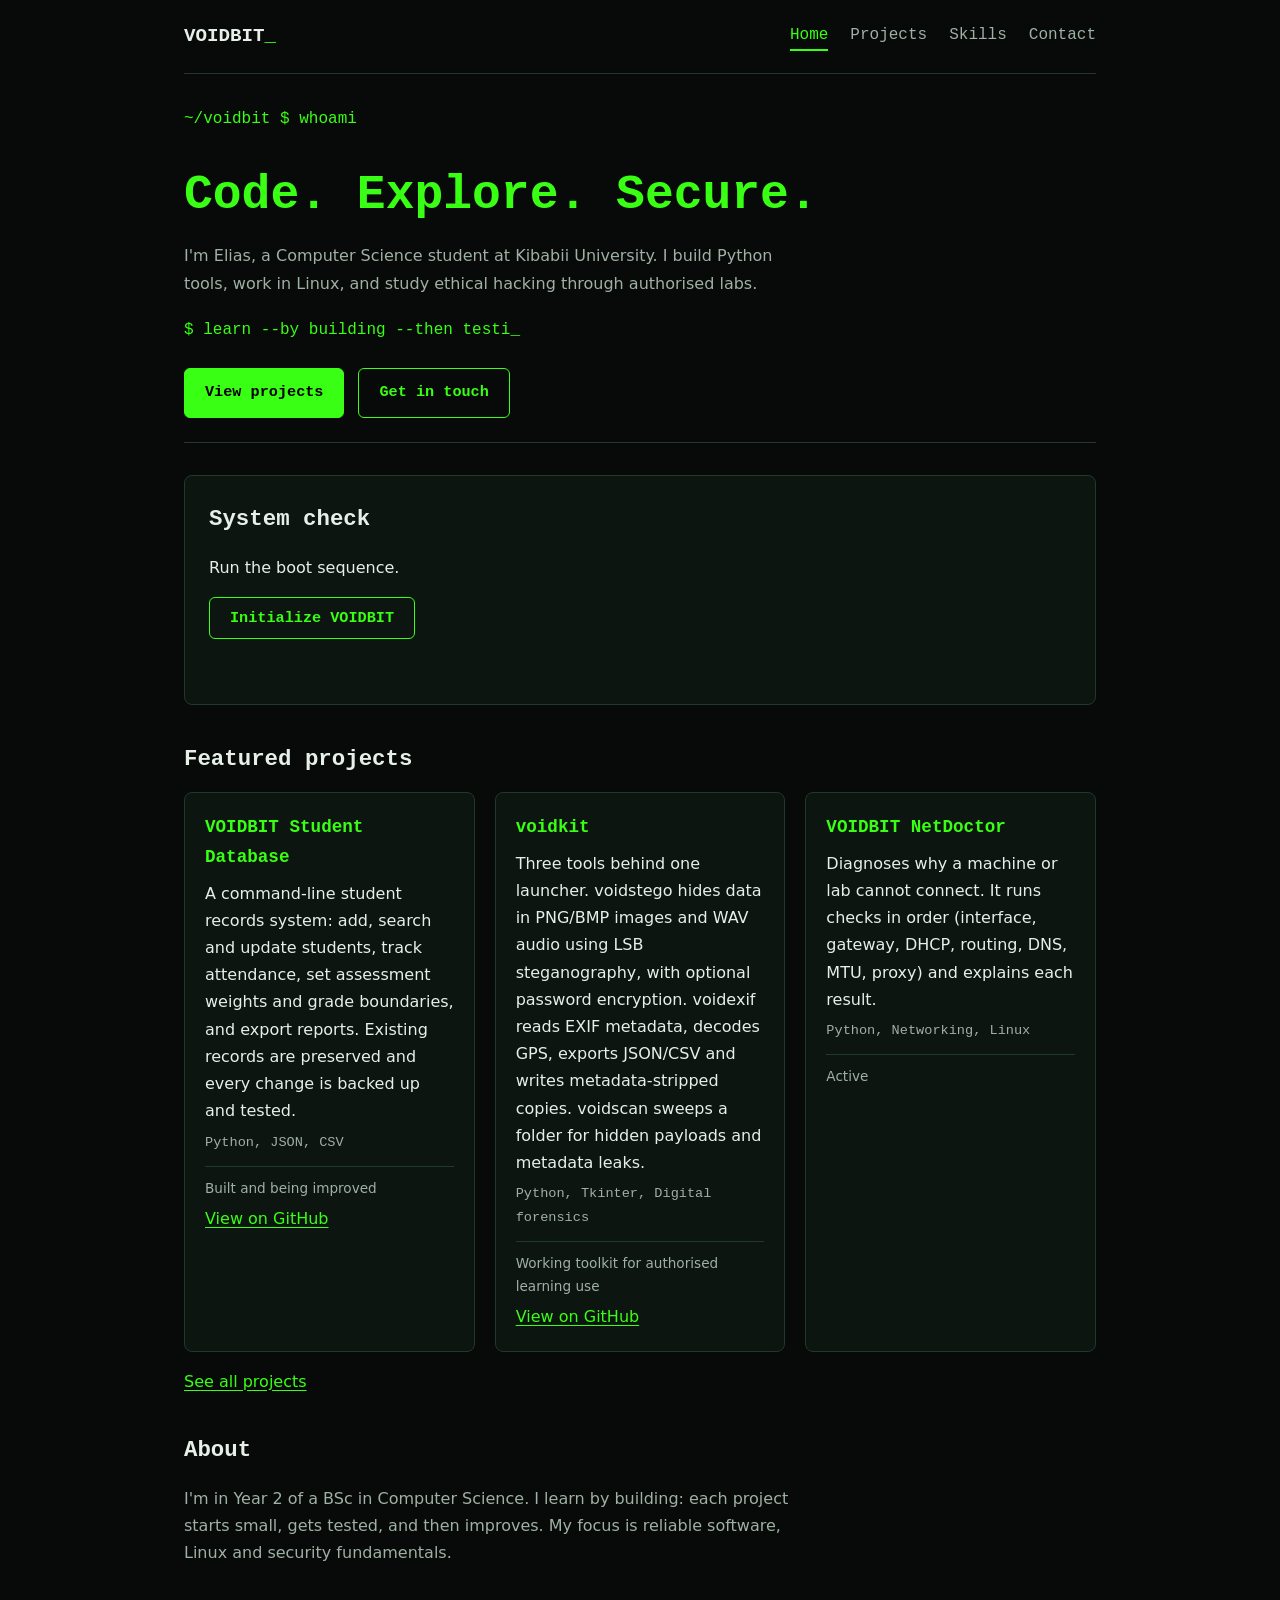
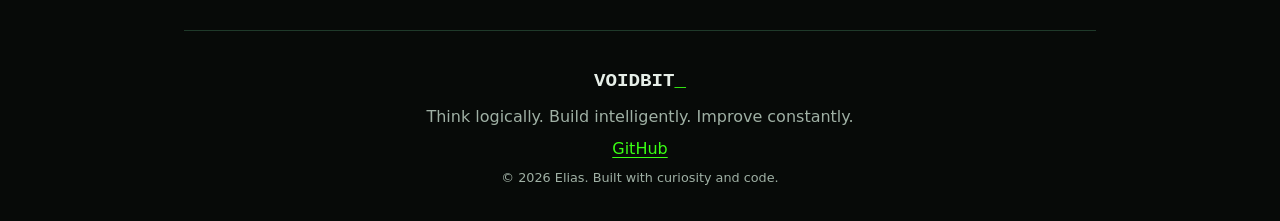
<file: index.html>
<!DOCTYPE html>
<!--
  VOIDBIT // Small details. Clean execution.
  IDENTITY: VOIDBIT   MODE: PORTFOLIO   STORAGE: STATIC
  Page: home. Boot sequence lives in script.js.
  Hint for the observant: up up down down left right left right b a.
  Curious how it works? Good. That is the whole point. View source is welcome.
-->
<html lang="en">
<head>
<!-- Encoding first. UTF-8 saves everyone from mojibake. -->
<meta charset="UTF-8">
<!-- Mobile-first: the site should scale gracefully to any screen. -->
<meta name="viewport" content="width=device-width, initial-scale=1">
<title>VOIDBIT | Elias, Computer Science Student & Developer</title>
<meta name="description" content="Elias builds Python tools and studies Linux and ethical cybersecurity. Portfolio of VOIDBIT projects.">
<!-- Favicon is an inline SVG: one blinking-cursor underscore, zero extra requests. -->
<link rel="icon" href="data:image/svg+xml,%3Csvg xmlns='http://www.w3.org/2000/svg' viewBox='0 0 32 32'%3E%3Crect width='32' height='32' rx='6' fill='%23070a08'/%3E%3Ctext x='5' y='23' font-size='20' font-family='monospace' fill='%2339ff14'%3E_%3C/text%3E%3C/svg%3E">
<link rel="stylesheet" href="style.css">
</head>
<body>
<!-- Navigation: aria-current marks the active page for screen readers and for the lime underline. -->
<header class="top"><a class="brand" href="index.html">VOIDBIT<span>_</span></a><nav aria-label="Main"><a href="index.html" aria-current="page">Home</a><a href="projects.html">Projects</a><a href="skills.html">Skills</a><a href="contact.html">Contact</a></nav></header>
<main>
<!-- Fake shell prompt. Decorative, but it sets the tone. -->
<p class="cmd">~/voidbit $ whoami</p>
<!-- HERO: who I am in one breath -->
<section class="hero"><h1>Code. Explore. Secure.</h1>
<p class="lead">I'm Elias, a Computer Science student at Kibabii University. I build Python tools, work in Linux, and study ethical hacking through authorised labs.</p>
<!-- Typed line: script.js types it out. Without JS, the full text simply shows. -->
<p class="typed" id="typed">$ learn --by building --then testing --repeat</p>
<div class="actions"><a class="btn" href="projects.html">View projects</a><a class="btn ghost" href="contact.html">Get in touch</a></div></section>
<!-- SYSTEM CHECK: the button is wired up in script.js. Press it. -->
<section class="panel" aria-labelledby="t"><h2 id="t">System check</h2>
<p>Run the boot sequence.</p><button id="initBtn" type="button">Initialize VOIDBIT</button>
<pre id="status" aria-live="polite"></pre></section>
<!-- FEATURED: first three projects, the rest live on projects.html -->
<section><h2>Featured projects</h2><div class="grid"><article class="card"><h3>VOIDBIT Student Database</h3><p>A command-line student records system: add, search and update students, track attendance, set assessment weights and grade boundaries, and export reports. Existing records are preserved and every change is backed up and tested.</p><p class="tags">Python, JSON, CSV</p><p class="status">Built and being improved</p><a href="https://github.com/eliaslangat023-del/student-management-system" target="_blank" rel="noopener noreferrer">View on GitHub</a></article><article class="card"><h3>voidkit</h3><p>Three tools behind one launcher. voidstego hides data in PNG/BMP images and WAV audio using LSB steganography, with optional password encryption. voidexif reads EXIF metadata, decodes GPS, exports JSON/CSV and writes metadata-stripped copies. voidscan sweeps a folder for hidden payloads and metadata leaks.</p><p class="tags">Python, Tkinter, Digital forensics</p><p class="status">Working toolkit for authorised learning use</p><a href="https://github.com/eliaslangat023-del/voidkit" target="_blank" rel="noopener noreferrer">View on GitHub</a></article><article class="card"><h3>VOIDBIT NetDoctor</h3><p>Diagnoses why a machine or lab cannot connect. It runs checks in order (interface, gateway, DHCP, routing, DNS, MTU, proxy) and explains each result.</p><p class="tags">Python, Networking, Linux</p><p class="status">Active</p></article></div><p><a href="projects.html">See all projects</a></p></section>
<!-- ABOUT: short, because the projects say more than a paragraph can -->
<section class="about"><h2>About</h2><p>I'm in Year 2 of a BSc in Computer Science. I learn by building: each project starts small, gets tested, and then improves. My focus is reliable software, Linux and security fundamentals.</p></section>
</main>
<!-- Footer: signature block. Every page ends the same way. -->
<footer><p class="brand">VOIDBIT<span>_</span></p><p>Think logically. Build intelligently. Improve constantly.</p><p><a href="https://github.com/eliaslangat023-del" target="_blank" rel="noopener noreferrer">GitHub</a></p><p class="small">&copy; 2026 Elias. Built with curiosity and code.</p></footer>
<script src="script.js" defer></script>
<!-- EOF. Thanks for reading the source. -->
</body>
</html>
</file>
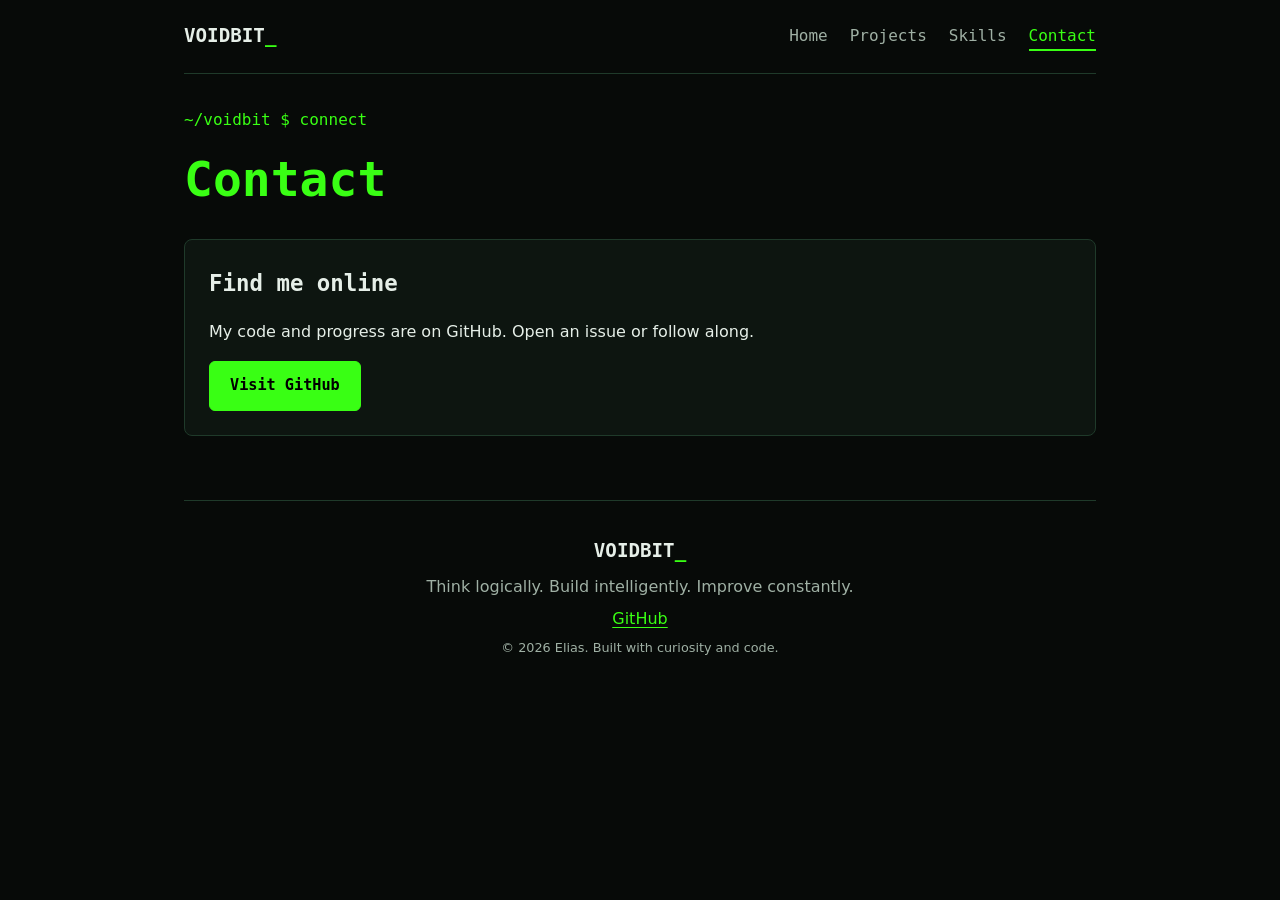
<file: contact.html>
<!DOCTYPE html>
<!--
  VOIDBIT // Small details. Clean execution.
  IDENTITY: VOIDBIT   MODE: PORTFOLIO   STORAGE: STATIC
  Page: contact. Short on purpose: the code does the talking.
  Hint for the observant: up up down down left right left right b a.
  Curious how it works? Good. That is the whole point. View source is welcome.
-->
<html lang="en">
<head>
<!-- Encoding first. UTF-8 saves everyone from mojibake. -->
<meta charset="UTF-8">
<!-- Mobile-first: the site should scale gracefully to any screen. -->
<meta name="viewport" content="width=device-width, initial-scale=1">
<title>VOIDBIT | Contact</title>
<meta name="description" content="Get in touch with Elias.">
<!-- Favicon is an inline SVG: one blinking-cursor underscore, zero extra requests. -->
<link rel="icon" href="data:image/svg+xml,%3Csvg xmlns='http://www.w3.org/2000/svg' viewBox='0 0 32 32'%3E%3Crect width='32' height='32' rx='6' fill='%23070a08'/%3E%3Ctext x='5' y='23' font-size='20' font-family='monospace' fill='%2339ff14'%3E_%3C/text%3E%3C/svg%3E">
<link rel="stylesheet" href="style.css">
</head>
<body>
<!-- Navigation: aria-current marks the active page for screen readers and for the lime underline. -->
<header class="top"><a class="brand" href="index.html">VOIDBIT<span>_</span></a><nav aria-label="Main"><a href="index.html">Home</a><a href="projects.html">Projects</a><a href="skills.html">Skills</a><a href="contact.html" aria-current="page">Contact</a></nav></header>
<main>
<!-- Fake shell prompt. Decorative, but it sets the tone. -->
<p class="cmd">~/voidbit $ connect</p>
<h1>Contact</h1><section class="panel"><h2>Find me online</h2><p>My code and progress are on GitHub. Open an issue or follow along.</p><a class="btn" href="https://github.com/eliaslangat023-del" target="_blank" rel="noopener noreferrer">Visit GitHub</a></section>
</main>
<!-- Footer: signature block. Every page ends the same way. -->
<footer><p class="brand">VOIDBIT<span>_</span></p><p>Think logically. Build intelligently. Improve constantly.</p><p><a href="https://github.com/eliaslangat023-del" target="_blank" rel="noopener noreferrer">GitHub</a></p><p class="small">&copy; 2026 Elias. Built with curiosity and code.</p></footer>
<script src="script.js" defer></script>
<!-- EOF. Thanks for reading the source. -->
</body>
</html>
</file>
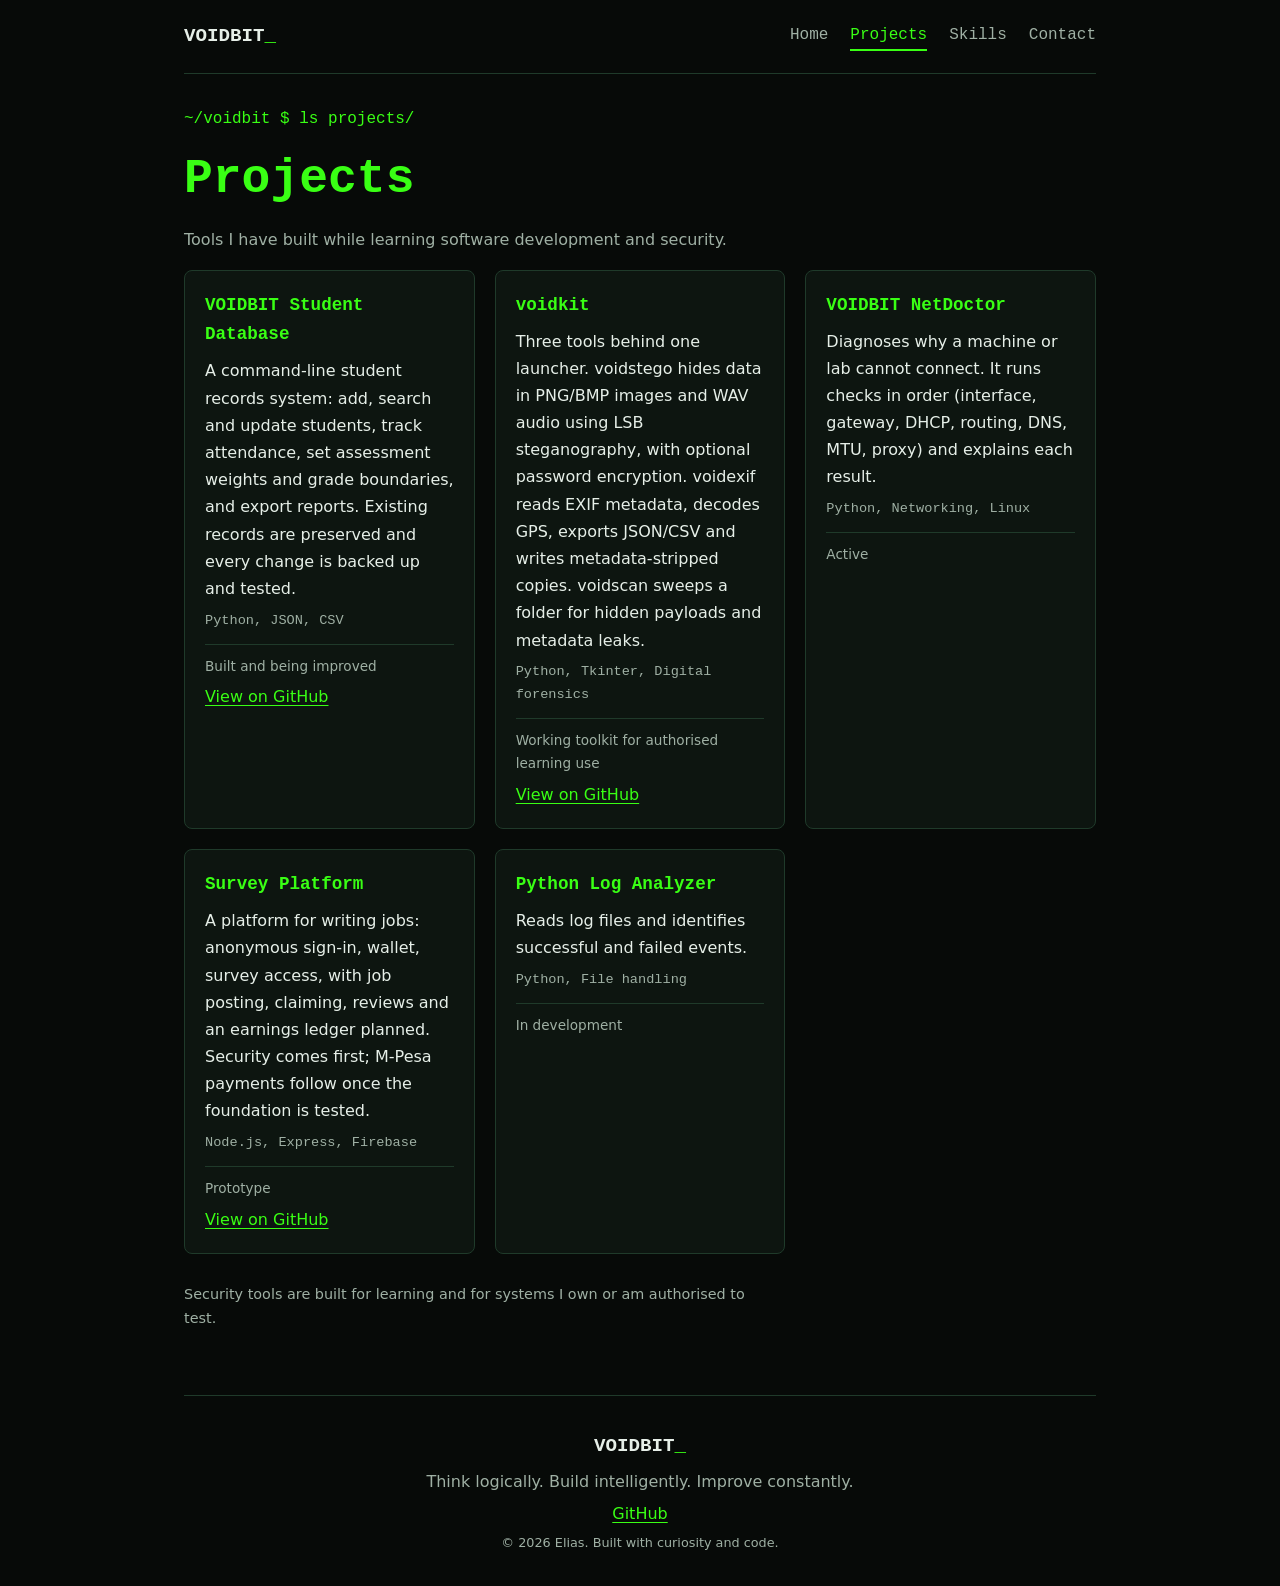
<file: projects.html>
<!DOCTYPE html>
<!--
  VOIDBIT // Small details. Clean execution.
  IDENTITY: VOIDBIT   MODE: PORTFOLIO   STORAGE: STATIC
  Page: projects. Every card here is something I actually built.
  Hint for the observant: up up down down left right left right b a.
  Curious how it works? Good. That is the whole point. View source is welcome.
-->
<html lang="en">
<head>
<!-- Encoding first. UTF-8 saves everyone from mojibake. -->
<meta charset="UTF-8">
<!-- Mobile-first: the site should scale gracefully to any screen. -->
<meta name="viewport" content="width=device-width, initial-scale=1">
<title>VOIDBIT | Projects</title>
<meta name="description" content="Python, Node.js and security projects by Elias.">
<!-- Favicon is an inline SVG: one blinking-cursor underscore, zero extra requests. -->
<link rel="icon" href="data:image/svg+xml,%3Csvg xmlns='http://www.w3.org/2000/svg' viewBox='0 0 32 32'%3E%3Crect width='32' height='32' rx='6' fill='%23070a08'/%3E%3Ctext x='5' y='23' font-size='20' font-family='monospace' fill='%2339ff14'%3E_%3C/text%3E%3C/svg%3E">
<link rel="stylesheet" href="style.css">
</head>
<body>
<!-- Navigation: aria-current marks the active page for screen readers and for the lime underline. -->
<header class="top"><a class="brand" href="index.html">VOIDBIT<span>_</span></a><nav aria-label="Main"><a href="index.html">Home</a><a href="projects.html" aria-current="page">Projects</a><a href="skills.html">Skills</a><a href="contact.html">Contact</a></nav></header>
<main>
<!-- Fake shell prompt. Decorative, but it sets the tone. -->
<p class="cmd">~/voidbit $ ls projects/</p>
<h1>Projects</h1><p class="lead">Tools I have built while learning software development and security.</p><div class="grid"><article class="card"><h3>VOIDBIT Student Database</h3><p>A command-line student records system: add, search and update students, track attendance, set assessment weights and grade boundaries, and export reports. Existing records are preserved and every change is backed up and tested.</p><p class="tags">Python, JSON, CSV</p><p class="status">Built and being improved</p><a href="https://github.com/eliaslangat023-del/student-management-system" target="_blank" rel="noopener noreferrer">View on GitHub</a></article><article class="card"><h3>voidkit</h3><p>Three tools behind one launcher. voidstego hides data in PNG/BMP images and WAV audio using LSB steganography, with optional password encryption. voidexif reads EXIF metadata, decodes GPS, exports JSON/CSV and writes metadata-stripped copies. voidscan sweeps a folder for hidden payloads and metadata leaks.</p><p class="tags">Python, Tkinter, Digital forensics</p><p class="status">Working toolkit for authorised learning use</p><a href="https://github.com/eliaslangat023-del/voidkit" target="_blank" rel="noopener noreferrer">View on GitHub</a></article><article class="card"><h3>VOIDBIT NetDoctor</h3><p>Diagnoses why a machine or lab cannot connect. It runs checks in order (interface, gateway, DHCP, routing, DNS, MTU, proxy) and explains each result.</p><p class="tags">Python, Networking, Linux</p><p class="status">Active</p></article><article class="card"><h3>Survey Platform</h3><p>A platform for writing jobs: anonymous sign-in, wallet, survey access, with job posting, claiming, reviews and an earnings ledger planned. Security comes first; M-Pesa payments follow once the foundation is tested.</p><p class="tags">Node.js, Express, Firebase</p><p class="status">Prototype</p><a href="https://github.com/eliaslangat023-del/survey-platform" target="_blank" rel="noopener noreferrer">View on GitHub</a></article><article class="card"><h3>Python Log Analyzer</h3><p>Reads log files and identifies successful and failed events.</p><p class="tags">Python, File handling</p><p class="status">In development</p></article></div><p class="note">Security tools are built for learning and for systems I own or am authorised to test.</p>
</main>
<!-- Footer: signature block. Every page ends the same way. -->
<footer><p class="brand">VOIDBIT<span>_</span></p><p>Think logically. Build intelligently. Improve constantly.</p><p><a href="https://github.com/eliaslangat023-del" target="_blank" rel="noopener noreferrer">GitHub</a></p><p class="small">&copy; 2026 Elias. Built with curiosity and code.</p></footer>
<script src="script.js" defer></script>
<!-- EOF. Thanks for reading the source. -->
</body>
</html>
</file>
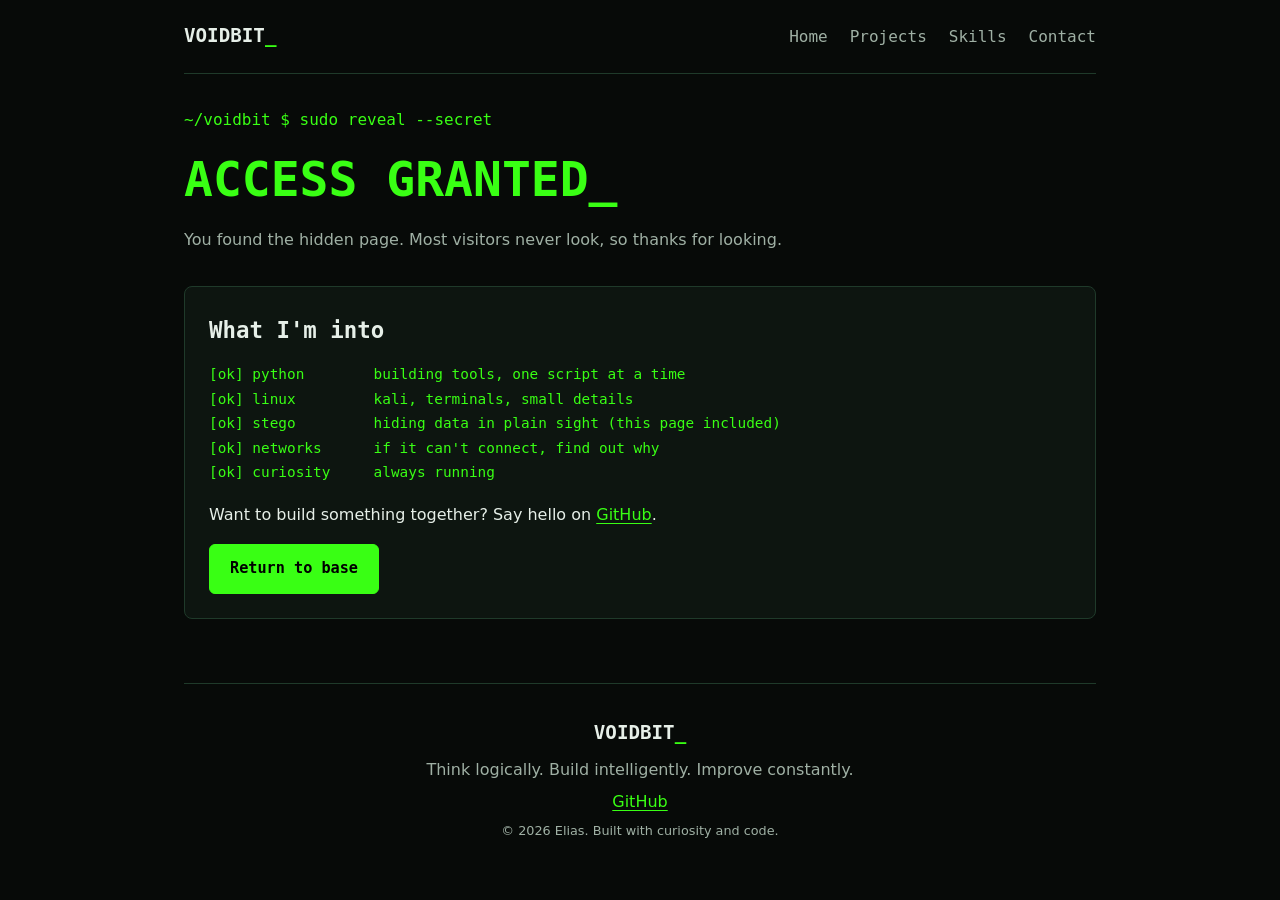
<file: secret.html>
<!DOCTYPE html>
<!--
  VOIDBIT // Small details. Clean execution.
  IDENTITY: VOIDBIT   MODE: PORTFOLIO   STORAGE: STATIC
  Page: secret. Not in the nav on purpose. Found it by source or by Konami code, either is fair.
  Hint for the observant: up up down down left right left right b a.
  Curious how it works? Good. That is the whole point. View source is welcome.
-->
<html lang="en">
<head>
<!-- Encoding first. UTF-8 saves everyone from mojibake. -->
<meta charset="UTF-8">
<!-- Mobile-first: the site should scale gracefully to any screen. -->
<meta name="viewport" content="width=device-width, initial-scale=1">
<title>VOIDBIT | ???</title>
<meta name="description" content="A hidden page.">
<!-- Favicon is an inline SVG: one blinking-cursor underscore, zero extra requests. -->
<link rel="icon" href="data:image/svg+xml,%3Csvg xmlns='http://www.w3.org/2000/svg' viewBox='0 0 32 32'%3E%3Crect width='32' height='32' rx='6' fill='%23070a08'/%3E%3Ctext x='5' y='23' font-size='20' font-family='monospace' fill='%2339ff14'%3E_%3C/text%3E%3C/svg%3E">
<meta name="robots" content="noindex">
<link rel="stylesheet" href="style.css">
</head>
<body>
<!-- Navigation: aria-current marks the active page for screen readers and for the lime underline. -->
<header class="top"><a class="brand" href="index.html">VOIDBIT<span>_</span></a><nav aria-label="Main"><a href="index.html">Home</a><a href="projects.html">Projects</a><a href="skills.html">Skills</a><a href="contact.html">Contact</a></nav></header>
<main>
<!-- Fake shell prompt. Decorative, but it sets the tone. -->
<p class="cmd">~/voidbit $ sudo reveal --secret</p>
<h1>ACCESS GRANTED<span class="accent">_</span></h1>
<p class="lead">You found the hidden page. Most visitors never look, so thanks for looking.</p>
<section class="panel"><h2>What I'm into</h2>
<pre class="log">[ok] python        building tools, one script at a time
[ok] linux         kali, terminals, small details
[ok] stego         hiding data in plain sight (this page included)
[ok] networks      if it can't connect, find out why
[ok] curiosity     always running</pre>
<p>Want to build something together? Say hello on <a href="https://github.com/eliaslangat023-del" target="_blank" rel="noopener noreferrer">GitHub</a>.</p>
<a class="btn" href="index.html">Return to base</a></section>
</main>
<!-- Footer: signature block. Every page ends the same way. -->
<footer><p class="brand">VOIDBIT<span>_</span></p><p>Think logically. Build intelligently. Improve constantly.</p><p><a href="https://github.com/eliaslangat023-del" target="_blank" rel="noopener noreferrer">GitHub</a></p><p class="small">&copy; 2026 Elias. Built with curiosity and code.</p></footer>
<script src="script.js" defer></script>
<!-- EOF. Thanks for reading the source. -->
</body>
</html>
</file>
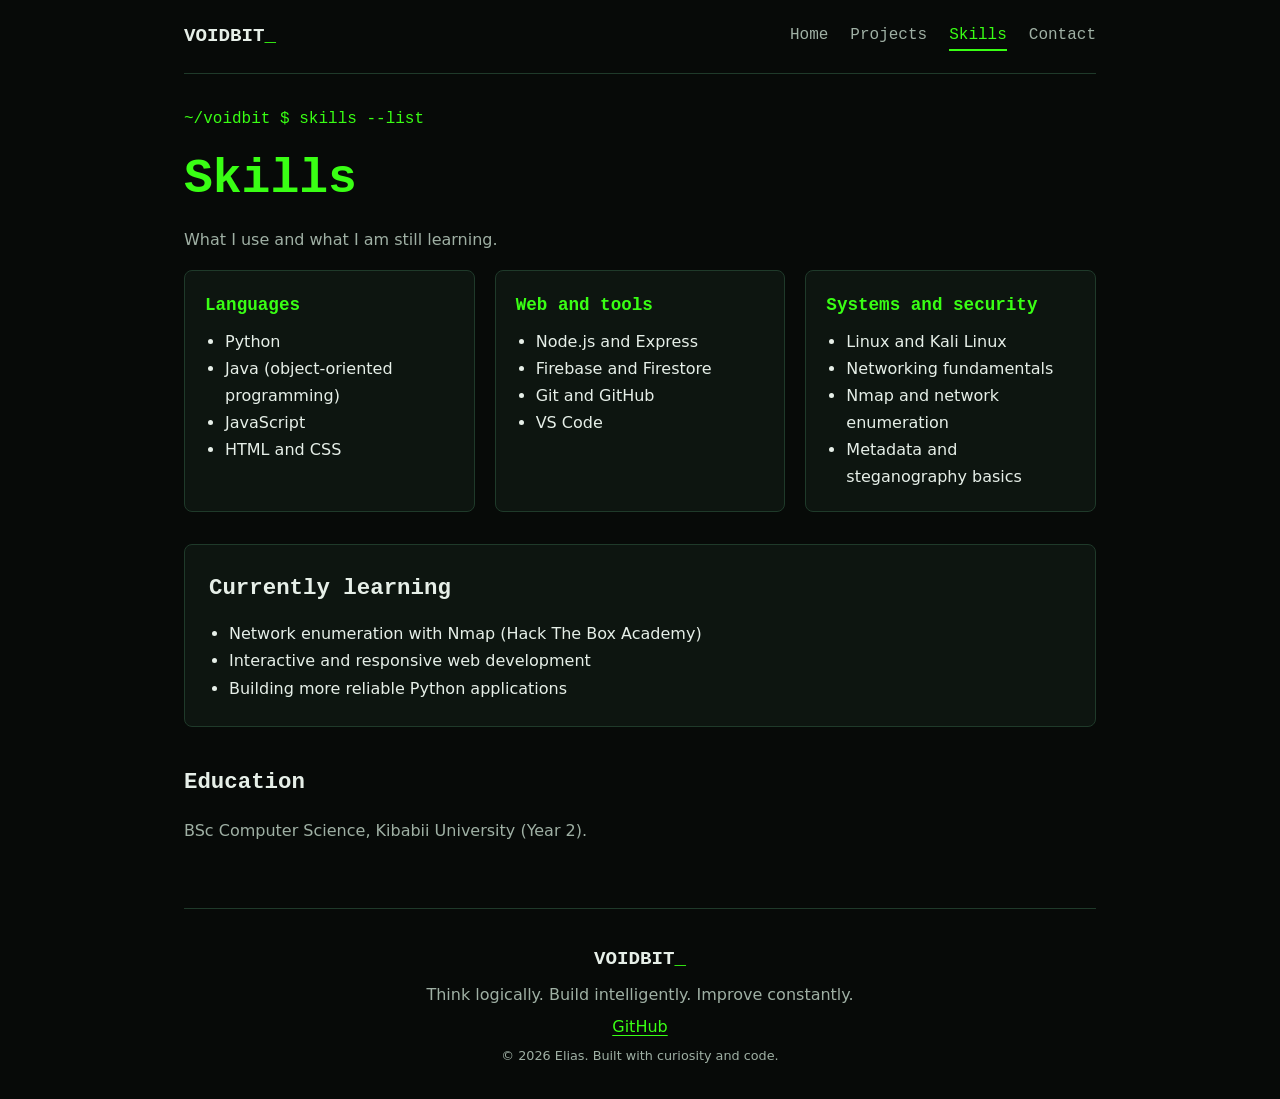
<file: skills.html>
<!DOCTYPE html>
<!--
  VOIDBIT // Small details. Clean execution.
  IDENTITY: VOIDBIT   MODE: PORTFOLIO   STORAGE: STATIC
  Page: skills. Honest inventory, including what I am still learning.
  Hint for the observant: up up down down left right left right b a.
  Curious how it works? Good. That is the whole point. View source is welcome.
-->
<html lang="en">
<head>
<!-- Encoding first. UTF-8 saves everyone from mojibake. -->
<meta charset="UTF-8">
<!-- Mobile-first: the site should scale gracefully to any screen. -->
<meta name="viewport" content="width=device-width, initial-scale=1">
<title>VOIDBIT | Skills</title>
<meta name="description" content="Languages, tools and security skills.">
<!-- Favicon is an inline SVG: one blinking-cursor underscore, zero extra requests. -->
<link rel="icon" href="data:image/svg+xml,%3Csvg xmlns='http://www.w3.org/2000/svg' viewBox='0 0 32 32'%3E%3Crect width='32' height='32' rx='6' fill='%23070a08'/%3E%3Ctext x='5' y='23' font-size='20' font-family='monospace' fill='%2339ff14'%3E_%3C/text%3E%3C/svg%3E">
<link rel="stylesheet" href="style.css">
</head>
<body>
<!-- Navigation: aria-current marks the active page for screen readers and for the lime underline. -->
<header class="top"><a class="brand" href="index.html">VOIDBIT<span>_</span></a><nav aria-label="Main"><a href="index.html">Home</a><a href="projects.html">Projects</a><a href="skills.html" aria-current="page">Skills</a><a href="contact.html">Contact</a></nav></header>
<main>
<!-- Fake shell prompt. Decorative, but it sets the tone. -->
<p class="cmd">~/voidbit $ skills --list</p>
<h1>Skills</h1><p class="lead">What I use and what I am still learning.</p>
<div class="grid"><div class="card"><h3>Languages</h3><ul><li>Python</li><li>Java (object-oriented programming)</li><li>JavaScript</li><li>HTML and CSS</li></ul></div><div class="card"><h3>Web and tools</h3><ul><li>Node.js and Express</li><li>Firebase and Firestore</li><li>Git and GitHub</li><li>VS Code</li></ul></div><div class="card"><h3>Systems and security</h3><ul><li>Linux and Kali Linux</li><li>Networking fundamentals</li><li>Nmap and network enumeration</li><li>Metadata and steganography basics</li></ul></div></div>
<section class="panel"><h2>Currently learning</h2><ul><li>Network enumeration with Nmap (Hack The Box Academy)</li><li>Interactive and responsive web development</li><li>Building more reliable Python applications</li></ul></section>
<section class="about"><h2>Education</h2><p>BSc Computer Science, Kibabii University (Year 2).</p></section>
</main>
<!-- Footer: signature block. Every page ends the same way. -->
<footer><p class="brand">VOIDBIT<span>_</span></p><p>Think logically. Build intelligently. Improve constantly.</p><p><a href="https://github.com/eliaslangat023-del" target="_blank" rel="noopener noreferrer">GitHub</a></p><p class="small">&copy; 2026 Elias. Built with curiosity and code.</p></footer>
<script src="script.js" defer></script>
<!-- EOF. Thanks for reading the source. -->
</body>
</html>
</file>
<file: style.css>
/* ==========================================================
   VOIDBIT // style.css
   Small details. Clean execution.
   One stylesheet, four pages, zero frameworks.
   ========================================================== */

/* --- Tokens: change a colour here, the whole site follows. --- */
:root{--bg:#070a08;--panel:#0d1510;--line:#1f3a2a;--lime:#39ff14;--text:#e6efe8;--muted:#9fb0a4}
/* --- Reset: box-sizing first. Layout maths should not be a surprise. --- */
*{box-sizing:border-box}
body{margin:0 auto;max-width:960px;padding:0 24px;background:var(--bg);color:var(--text);font:16px/1.7 system-ui,sans-serif}
/* --- Typography: monospace for anything that talks like a terminal, system sans for reading. --- */
h1,h2,h3,.brand,.cmd,.tags,nav a,.btn,button{font-family:ui-monospace,"JetBrains Mono",Consolas,monospace}
h1{color:var(--lime);font-size:clamp(2rem,6vw,3rem);line-height:1.15;margin:.4em 0}
h2{font-size:1.4rem;margin:1.6em 0 .6em}h3{color:var(--lime);margin:0 0 .4em;font-size:1.1rem}
/* --- Links and focus: keyboard users get a visible outline. Accessibility is a feature, not a patch. --- */
a{color:var(--lime);text-underline-offset:3px}a:hover{color:#fff}
:focus-visible{outline:2px solid var(--lime);outline-offset:3px}
/* --- Header and nav: the active page gets the lime underline. --- */
.top{display:flex;justify-content:space-between;align-items:center;flex-wrap:wrap;gap:12px;padding:20px 0;border-bottom:1px solid var(--line)}
.brand{font-weight:700;font-size:1.2rem;color:var(--text);text-decoration:none}.brand span{color:var(--lime)}
nav{display:flex;gap:22px;flex-wrap:wrap}nav a{text-decoration:none;color:var(--muted)}
nav a:hover,nav a[aria-current]{color:var(--lime)}nav a[aria-current]{border-bottom:2px solid var(--lime)}
/* --- Shell prompt line. Decorative; pure vibe. --- */
.cmd{color:var(--lime);margin:32px 0 0}
.lead{color:var(--muted);max-width:62ch}
.hero{padding:16px 0 24px;border-bottom:1px solid var(--line)}
.actions{display:flex;gap:14px;flex-wrap:wrap;margin-top:24px}
/* --- Buttons: solid for the main action, .ghost for the quiet one. --- */
.btn,button{display:inline-block;padding:11px 20px;border:1px solid var(--lime);border-radius:6px;background:var(--lime);color:#000;font-weight:700;font-size:.95rem;text-decoration:none;cursor:pointer}
.btn:hover,button:hover{background:#0f2416;color:var(--lime)}
.btn.ghost{background:transparent;color:var(--lime)}.btn.ghost:hover{background:#0f2416}
button{background:transparent;color:var(--lime)}
/* --- Typed line: caret blinks via CSS. min-height stops the page jumping while it types. --- */
.typed{font-family:ui-monospace,"JetBrains Mono",Consolas,monospace;color:var(--lime);min-height:1.7em;margin:20px 0 0}
.typed::after{content:"_";animation:blink 1s steps(1) infinite}
@keyframes blink{50%{opacity:0}}
.log{margin:0 0 16px;color:var(--lime);font-size:.9rem;overflow-x:auto}
footer .brand{cursor:default;user-select:none}

/* --- Panels: the 'terminal window' look. --- */
.panel{background:var(--panel);border:1px solid var(--line);border-radius:8px;padding:24px;margin:32px 0}
.panel h2{margin-top:0}
#status{margin:16px 0 0;min-height:1.7em;color:var(--lime);font-size:.9rem;white-space:pre-wrap}
/* --- Grid: auto-fit, so cards reflow on their own. No breakpoints required. --- */
.grid{display:grid;grid-template-columns:repeat(auto-fit,minmax(270px,1fr));gap:20px}
.card{background:var(--panel);border:1px solid var(--line);border-radius:8px;padding:20px}
.card p{margin:.4em 0}
.tags{color:var(--muted);font-size:.85rem}
.status{font-size:.85rem;color:var(--muted);border-top:1px solid var(--line);padding-top:10px;margin-top:12px!important}
.card ul,.panel ul{padding-left:20px;margin:0}
.about p,.note{color:var(--muted);max-width:62ch}.note{margin-top:28px;font-size:.9rem}
/* --- Footer --- */
footer{margin-top:64px;padding:28px 0;border-top:1px solid var(--line);text-align:center;color:var(--muted)}
footer p{margin:.3em 0}.small{font-size:.8rem}
/* --- Small screens: tighter gutters. Phones are first-class citizens. --- */
@media(max-width:600px){body{padding:0 16px}nav{gap:16px}}
/* --- Respect people who asked their OS for less motion. --- */
@media(prefers-reduced-motion:reduce){*{transition:none!important}.typed::after{animation:none}}

/* EOF // stylesheet closed cleanly. */
</file>
